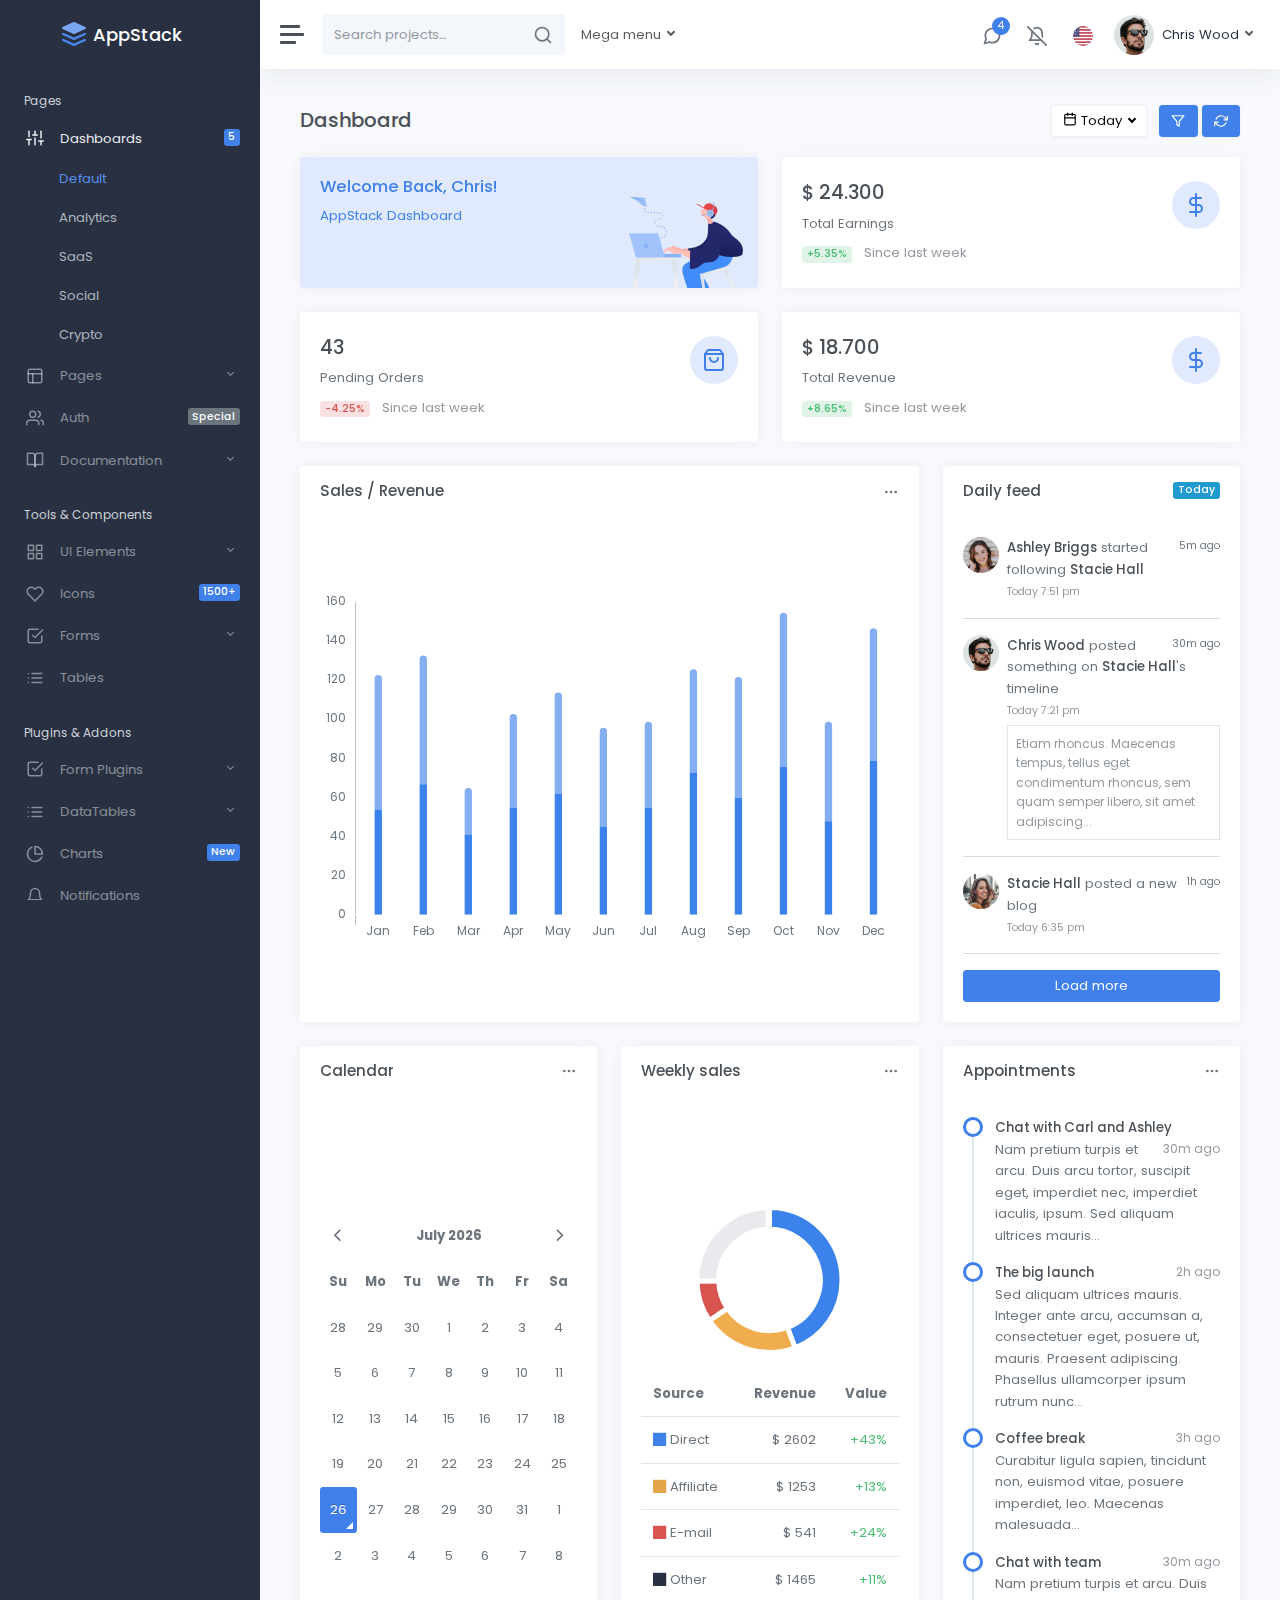
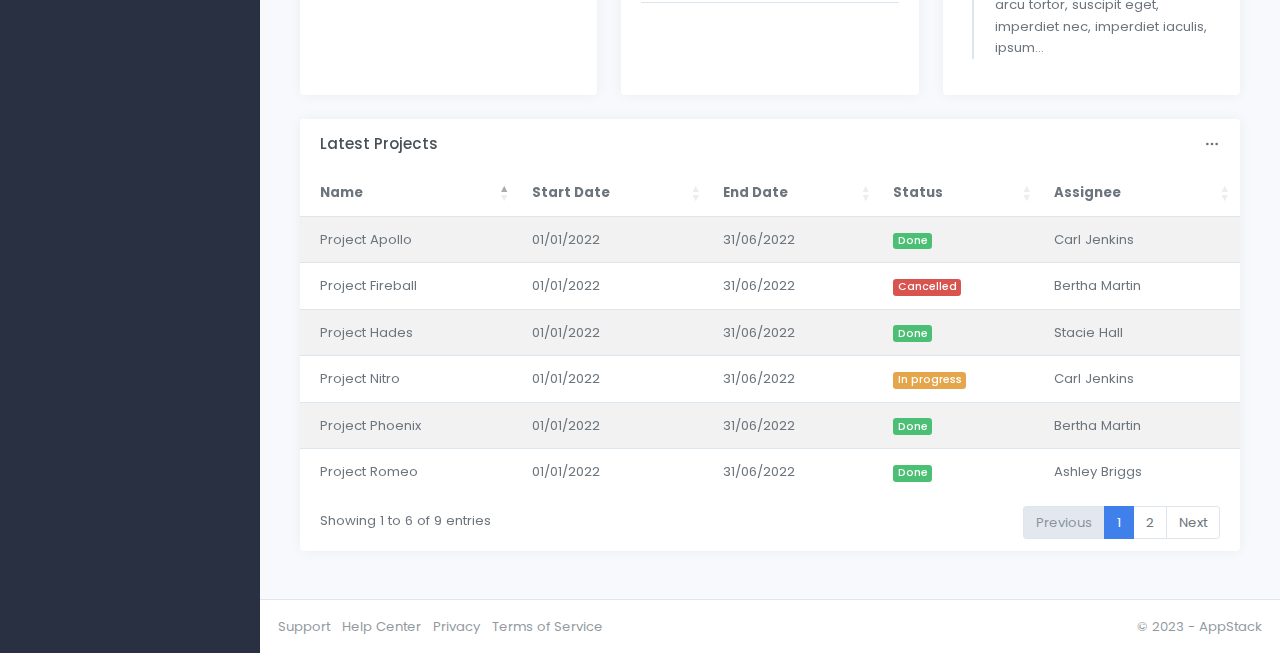
<file: apps/layouts/index.html>
<!DOCTYPE html>
<html lang="en">
  <!-- Mirrored from appstack.bootlab.io/dashboard-default by HTTrack Website Copier/3.x [XR&CO'2014], Thu, 21 Dec 2023 06:45:27 GMT -->
  <!-- Added by HTTrack --><meta
    http-equiv="content-type"
    content="text/html;charset=UTF-8"
  /><!-- /Added by HTTrack -->
  <head>
    <meta charset="utf-8" />
    <meta http-equiv="X-UA-Compatible" content="IE=edge" />
    <meta
      name="viewport"
      content="width=device-width, initial-scale=1, shrink-to-fit=no"
    />
    <meta
      name="description"
      content="Responsive Bootstrap 5 Admin &amp; Dashboard Template"
    />
    <meta name="author" content="Bootlab" />

    <title>Basketball Management System</title>

    <link rel="canonical" href="dashboard-default-2.html" />
    <link rel="shortcut icon" href="../../assets/img/favicon.ico" />

    <link rel="preconnect" href="https://fonts.googleapis.com/" />
    <link rel="preconnect" href="https://fonts.gstatic.com/" crossorigin />
    <link
      href="https://fonts.googleapis.com/css2?family=Poppins:wght@300;400;500&amp;display=swap"
      rel="stylesheet"
    />

    <!-- Choose your prefered color scheme -->
    <!-- <link href="css/light.css" rel="stylesheet"> -->
    <!-- <link href="css/dark.css" rel="stylesheet"> -->

    <!-- BEGIN SETTINGS -->
    <!-- Remove this after purchasing -->
    <link
      class="js-stylesheet"
      href="../../assets/css/light.css"
      rel="stylesheet"
    />
    <!-- <script src="js/settings.js"></script> -->
    <!-- END SETTINGS -->
    <script
      async
      src="https://www.googletagmanager.com/gtag/js?id=G-Q3ZYEKLQ68"
    ></script>
    <script>
      window.dataLayer = window.dataLayer || [];
      function gtag() {
        dataLayer.push(arguments);
      }
      gtag("js", new Date());

      gtag("config", "G-Q3ZYEKLQ68");
    </script>
  </head>
  <!--
  HOW TO USE: 
  data-theme: default (default), dark, light
  data-layout: fluid (default), boxed
  data-sidebar-position: left (default), right
  data-sidebar-behavior: sticky (default), fixed, compact
-->

  <body
    data-theme="default"
    data-layout="fluid"
    data-sidebar-position="left"
    data-sidebar-behavior="sticky"
  >
    <div class="wrapper">
      <nav id="sidebar" class="sidebar">
        <div class="sidebar-content js-simplebar">
          <a class="sidebar-brand" href="index.html">
            <svg
              version="1.1"
              xmlns="http://www.w3.org/2000/svg"
              xmlns:xlink="http://www.w3.org/1999/xlink"
              x="0px"
              y="0px"
              width="20px"
              height="20px"
              viewBox="0 0 20 20"
              enable-background="new 0 0 20 20"
              xml:space="preserve"
            >
              <path
                d="M19.4,4.1l-9-4C10.1,0,9.9,0,9.6,0.1l-9,4C0.2,4.2,0,4.6,0,5s0.2,0.8,0.6,0.9l9,4C9.7,10,9.9,10,10,10s0.3,0,0.4-0.1l9-4
              C19.8,5.8,20,5.4,20,5S19.8,4.2,19.4,4.1z"
              />
              <path
                d="M10,15c-0.1,0-0.3,0-0.4-0.1l-9-4c-0.5-0.2-0.7-0.8-0.5-1.3c0.2-0.5,0.8-0.7,1.3-0.5l8.6,3.8l8.6-3.8c0.5-0.2,1.1,0,1.3,0.5
              c0.2,0.5,0,1.1-0.5,1.3l-9,4C10.3,15,10.1,15,10,15z"
              />
              <path
                d="M10,20c-0.1,0-0.3,0-0.4-0.1l-9-4c-0.5-0.2-0.7-0.8-0.5-1.3c0.2-0.5,0.8-0.7,1.3-0.5l8.6,3.8l8.6-3.8c0.5-0.2,1.1,0,1.3,0.5
              c0.2,0.5,0,1.1-0.5,1.3l-9,4C10.3,20,10.1,20,10,20z"
              />
            </svg>

            <span class="align-middle me-3">AppStack</span>
          </a>

          <ul class="sidebar-nav">
            <li class="sidebar-header">Pages</li>
            <li class="sidebar-item active">
              <a
                data-bs-target="#dashboards"
                data-bs-toggle="collapse"
                class="sidebar-link"
              >
                <i class="align-middle" data-feather="sliders"></i>
                <span class="align-middle">Dashboards</span>
                <span class="badge badge-sidebar-primary">5</span>
              </a>
              <ul
                id="dashboards"
                class="sidebar-dropdown list-unstyled collapse show"
                data-bs-parent="#sidebar"
              >
                <li class="sidebar-item active">
                  <a class="sidebar-link" href="dashboard-default.html"
                    >Default</a
                  >
                </li>
                <li class="sidebar-item">
                  <a class="sidebar-link" href="dashboard-analytics.html"
                    >Analytics</a
                  >
                </li>
                <li class="sidebar-item">
                  <a class="sidebar-link" href="dashboard-saas.html">SaaS</a>
                </li>
                <li class="sidebar-item">
                  <a class="sidebar-link" href="dashboard-social.html"
                    >Social</a
                  >
                </li>
                <li class="sidebar-item">
                  <a class="sidebar-link" href="dashboard-crypto.html"
                    >Crypto</a
                  >
                </li>
              </ul>
            </li>
            <li class="sidebar-item">
              <a
                data-bs-target="#pages"
                data-bs-toggle="collapse"
                class="sidebar-link collapsed"
              >
                <i class="align-middle" data-feather="layout"></i>
                <span class="align-middle">Pages</span>
              </a>
              <ul
                id="pages"
                class="sidebar-dropdown list-unstyled collapse"
                data-bs-parent="#sidebar"
              >
                <li class="sidebar-item">
                  <a class="sidebar-link" href="pages-profile.html">Profile</a>
                </li>
                <li class="sidebar-item">
                  <a class="sidebar-link" href="pages-settings.html"
                    >Settings</a
                  >
                </li>
                <li class="sidebar-item">
                  <a class="sidebar-link" href="pages-clients.html">Clients</a>
                </li>
                <li class="sidebar-item">
                  <a
                    data-bs-target="#projects"
                    data-bs-toggle="collapse"
                    class="sidebar-link collapsed"
                  >
                    Projects
                  </a>
                  <ul
                    id="projects"
                    class="sidebar-dropdown list-unstyled collapse"
                  >
                    <li class="sidebar-item">
                      <a class="sidebar-link" href="pages-projects-list.html"
                        >List</a
                      >
                    </li>
                    <li class="sidebar-item">
                      <a class="sidebar-link" href="pages-projects-detail.html"
                        >Detail
                        <span class="badge badge-sidebar-primary">New</span></a
                      >
                    </li>
                  </ul>
                </li>
                <li class="sidebar-item">
                  <a class="sidebar-link" href="pages-invoice.html">Invoice</a>
                </li>
                <li class="sidebar-item">
                  <a class="sidebar-link" href="pages-pricing.html">Pricing</a>
                </li>
                <li class="sidebar-item">
                  <a class="sidebar-link" href="pages-tasks.html">Tasks</a>
                </li>
                <li class="sidebar-item">
                  <a class="sidebar-link" href="pages-chat.html"
                    >Chat
                    <span class="badge badge-sidebar-primary">New</span></a
                  >
                </li>
                <li class="sidebar-item">
                  <a class="sidebar-link" href="pages-blank.html">Blank Page</a>
                </li>
              </ul>
            </li>
            <li class="sidebar-item">
              <a
                data-bs-target="#auth"
                data-bs-toggle="collapse"
                class="sidebar-link collapsed"
              >
                <i class="align-middle" data-feather="users"></i>
                <span class="align-middle">Auth</span>
                <span class="badge badge-sidebar-secondary">Special</span>
              </a>
              <ul
                id="auth"
                class="sidebar-dropdown list-unstyled collapse"
                data-bs-parent="#sidebar"
              >
                <li class="sidebar-item">
                  <a class="sidebar-link" href="pages-sign-in.html">Sign In</a>
                </li>
                <li class="sidebar-item">
                  <a class="sidebar-link" href="pages-sign-up.html">Sign Up</a>
                </li>
                <li class="sidebar-item">
                  <a class="sidebar-link" href="pages-reset-password.html"
                    >Reset Password</a
                  >
                </li>
                <li class="sidebar-item">
                  <a class="sidebar-link" href="pages-404.html">404 Page</a>
                </li>
                <li class="sidebar-item">
                  <a class="sidebar-link" href="pages-500.html">500 Page</a>
                </li>
              </ul>
            </li>
            <li class="sidebar-item">
              <a
                data-bs-target="#documentation"
                data-bs-toggle="collapse"
                class="sidebar-link collapsed"
              >
                <i class="align-middle" data-feather="book-open"></i>
                <span class="align-middle">Documentation</span>
              </a>
              <ul
                id="documentation"
                class="sidebar-dropdown list-unstyled collapse"
                data-bs-parent="#sidebar"
              >
                <li class="sidebar-item">
                  <a class="sidebar-link" href="docs-introduction.html"
                    >Introduction</a
                  >
                </li>
                <li class="sidebar-item">
                  <a class="sidebar-link" href="docs-installation.html"
                    >Getting Started</a
                  >
                </li>
                <li class="sidebar-item">
                  <a class="sidebar-link" href="docs-customization.html"
                    >Customization</a
                  >
                </li>
                <li class="sidebar-item">
                  <a class="sidebar-link" href="docs-plugins.html">Plugins</a>
                </li>
                <li class="sidebar-item">
                  <a class="sidebar-link" href="docs-changelog.html"
                    >Changelog</a
                  >
                </li>
              </ul>
            </li>

            <li class="sidebar-header">Tools & Components</li>
            <li class="sidebar-item">
              <a
                data-bs-target="#ui"
                data-bs-toggle="collapse"
                class="sidebar-link collapsed"
              >
                <i class="align-middle" data-feather="grid"></i>
                <span class="align-middle">UI Elements</span>
              </a>
              <ul
                id="ui"
                class="sidebar-dropdown list-unstyled collapse"
                data-bs-parent="#sidebar"
              >
                <li class="sidebar-item">
                  <a class="sidebar-link" href="ui-alerts.html">Alerts</a>
                </li>
                <li class="sidebar-item">
                  <a class="sidebar-link" href="ui-buttons.html">Buttons</a>
                </li>
                <li class="sidebar-item">
                  <a class="sidebar-link" href="ui-cards.html">Cards</a>
                </li>
                <li class="sidebar-item">
                  <a class="sidebar-link" href="ui-carousel.html">Carousel</a>
                </li>
                <li class="sidebar-item">
                  <a class="sidebar-link" href="ui-embed-video.html"
                    >Embed Video</a
                  >
                </li>
                <li class="sidebar-item">
                  <a class="sidebar-link" href="ui-general.html"
                    >General
                    <span class="badge badge-sidebar-primary">10+</span></a
                  >
                </li>
                <li class="sidebar-item">
                  <a class="sidebar-link" href="ui-grid.html">Grid</a>
                </li>
                <li class="sidebar-item">
                  <a class="sidebar-link" href="ui-modals.html">Modals</a>
                </li>
                <li class="sidebar-item">
                  <a class="sidebar-link" href="ui-offcanvas.html">Offcanvas</a>
                </li>
                <li class="sidebar-item">
                  <a class="sidebar-link" href="ui-placeholders.html"
                    >Placeholders</a
                  >
                </li>
                <li class="sidebar-item">
                  <a class="sidebar-link" href="ui-tabs.html">Tabs</a>
                </li>
                <li class="sidebar-item">
                  <a class="sidebar-link" href="ui-typography.html"
                    >Typography</a
                  >
                </li>
              </ul>
            </li>
            <li class="sidebar-item">
              <a
                data-bs-target="#icons"
                data-bs-toggle="collapse"
                class="sidebar-link collapsed"
              >
                <i class="align-middle" data-feather="heart"></i>
                <span class="align-middle">Icons</span>
                <span class="badge badge-sidebar-primary">1500+</span>
              </a>
              <ul
                id="icons"
                class="sidebar-dropdown list-unstyled collapse"
                data-bs-parent="#sidebar"
              >
                <li class="sidebar-item">
                  <a class="sidebar-link" href="icons-feather.html">Feather</a>
                </li>
                <li class="sidebar-item">
                  <a class="sidebar-link" href="icons-font-awesome.html"
                    >Font Awesome</a
                  >
                </li>
              </ul>
            </li>
            <li class="sidebar-item">
              <a
                data-bs-target="#forms"
                data-bs-toggle="collapse"
                class="sidebar-link collapsed"
              >
                <i class="align-middle" data-feather="check-square"></i>
                <span class="align-middle">Forms</span>
              </a>
              <ul
                id="forms"
                class="sidebar-dropdown list-unstyled collapse"
                data-bs-parent="#sidebar"
              >
                <li class="sidebar-item">
                  <a class="sidebar-link" href="forms-layouts.html">Layouts</a>
                </li>
                <li class="sidebar-item">
                  <a class="sidebar-link" href="forms-basic-inputs.html"
                    >Basic Inputs</a
                  >
                </li>
                <li class="sidebar-item">
                  <a class="sidebar-link" href="forms-input-groups.html"
                    >Input Groups</a
                  >
                </li>
                <li class="sidebar-item">
                  <a class="sidebar-link" href="forms-floating-labels.html"
                    >Floating Labels</a
                  >
                </li>
              </ul>
            </li>
            <li class="sidebar-item">
              <a class="sidebar-link" href="tables-bootstrap.html">
                <i class="align-middle" data-feather="list"></i>
                <span class="align-middle">Tables</span>
              </a>
            </li>

            <li class="sidebar-header">Plugins & Addons</li>
            <li class="sidebar-item">
              <a
                data-bs-target="#form-plugins"
                data-bs-toggle="collapse"
                class="sidebar-link collapsed"
              >
                <i class="align-middle" data-feather="check-square"></i>
                <span class="align-middle">Form Plugins</span>
              </a>
              <ul
                id="form-plugins"
                class="sidebar-dropdown list-unstyled collapse"
                data-bs-parent="#sidebar"
              >
                <li class="sidebar-item">
                  <a class="sidebar-link" href="forms-advanced-inputs.html"
                    >Advanced Inputs</a
                  >
                </li>
                <li class="sidebar-item">
                  <a class="sidebar-link" href="forms-editors.html">Editors</a>
                </li>
                <li class="sidebar-item">
                  <a class="sidebar-link" href="forms-validation.html"
                    >Validation</a
                  >
                </li>
                <li class="sidebar-item">
                  <a class="sidebar-link" href="forms-wizard.html">Wizard</a>
                </li>
              </ul>
            </li>
            <li class="sidebar-item">
              <a
                data-bs-target="#datatables"
                data-bs-toggle="collapse"
                class="sidebar-link collapsed"
              >
                <i class="align-middle" data-feather="list"></i>
                <span class="align-middle">DataTables</span>
              </a>
              <ul
                id="datatables"
                class="sidebar-dropdown list-unstyled collapse"
                data-bs-parent="#sidebar"
              >
                <li class="sidebar-item">
                  <a
                    class="sidebar-link"
                    href="tables-datatables-responsive.html"
                    >Responsive Table</a
                  >
                </li>
                <li class="sidebar-item">
                  <a class="sidebar-link" href="tables-datatables-buttons.html"
                    >Table with Buttons</a
                  >
                </li>
                <li class="sidebar-item">
                  <a
                    class="sidebar-link"
                    href="tables-datatables-column-search.html"
                    >Column Search</a
                  >
                </li>
                <li class="sidebar-item">
                  <a
                    class="sidebar-link"
                    href="tables-datatables-fixed-header.html"
                    >Fixed Header</a
                  >
                </li>
                <li class="sidebar-item">
                  <a class="sidebar-link" href="tables-datatables-multi.html"
                    >Multi Selection</a
                  >
                </li>
                <li class="sidebar-item">
                  <a class="sidebar-link" href="tables-datatables-ajax.html"
                    >Ajax Sourced Data</a
                  >
                </li>
              </ul>
            </li>

            <li class="sidebar-item">
              <a
                data-bs-target="#charts"
                data-bs-toggle="collapse"
                class="sidebar-link collapsed"
              >
                <i class="align-middle" data-feather="pie-chart"></i>
                <span class="align-middle">Charts</span>
                <span class="badge badge-sidebar-primary">New</span>
              </a>
              <ul
                id="charts"
                class="sidebar-dropdown list-unstyled collapse"
                data-bs-parent="#sidebar"
              >
                <li class="sidebar-item">
                  <a class="sidebar-link" href="charts-chartjs.html"
                    >Chart.js</a
                  >
                </li>
                <li class="sidebar-item">
                  <a class="sidebar-link" href="charts-apexcharts.html"
                    >ApexCharts
                    <span class="badge badge-sidebar-primary">New</span></a
                  >
                </li>
              </ul>
            </li>
            <li class="sidebar-item">
              <a class="sidebar-link" href="notifications.html">
                <i class="align-middle" data-feather="bell"></i>
                <span class="align-middle">Notifications</span>
              </a>
            </li>
            <li class="sidebar-item">
              <a
                data-bs-target="#maps"
                data-bs-toggle="collapse"
                class="sidebar-link collapsed"
              >
                <i class="align-middle" data-feather="map-pin"></i>
                <span class="align-middle">Maps</span>
              </a>
              <ul
                id="maps"
                class="sidebar-dropdown list-unstyled collapse"
                data-bs-parent="#sidebar"
              >
                <li class="sidebar-item">
                  <a class="sidebar-link" href="maps-google.html"
                    >Google Maps</a
                  >
                </li>
                <li class="sidebar-item">
                  <a class="sidebar-link" href="maps-vector.html"
                    >Vector Maps</a
                  >
                </li>
              </ul>
            </li>
            <li class="sidebar-item">
              <a class="sidebar-link" href="calendar.html">
                <i class="align-middle" data-feather="calendar"></i>
                <span class="align-middle">Calendar</span>
              </a>
            </li>
            <li class="sidebar-item">
              <a
                data-bs-target="#multi"
                data-bs-toggle="collapse"
                class="sidebar-link collapsed"
              >
                <i class="align-middle" data-feather="share-2"></i>
                <span class="align-middle">Multi Level</span>
              </a>
              <ul
                id="multi"
                class="sidebar-dropdown list-unstyled collapse"
                data-bs-parent="#sidebar"
              >
                <li class="sidebar-item">
                  <a
                    data-bs-target="#multi-2"
                    data-bs-toggle="collapse"
                    class="sidebar-link collapsed"
                  >
                    Two Levels
                  </a>
                  <ul
                    id="multi-2"
                    class="sidebar-dropdown list-unstyled collapse"
                  >
                    <li class="sidebar-item">
                      <a class="sidebar-link" data-bs-target="#">Item 1</a>
                      <a class="sidebar-link" data-bs-target="#">Item 2</a>
                    </li>
                  </ul>
                </li>
                <li class="sidebar-item">
                  <a
                    data-bs-target="#multi-3"
                    data-bs-toggle="collapse"
                    class="sidebar-link collapsed"
                  >
                    Three Levels
                  </a>
                  <ul
                    id="multi-3"
                    class="sidebar-dropdown list-unstyled collapse"
                  >
                    <li class="sidebar-item">
                      <a
                        data-bs-target="#multi-3-1"
                        data-bs-toggle="collapse"
                        class="sidebar-link collapsed"
                      >
                        Item 1
                      </a>
                      <ul
                        id="multi-3-1"
                        class="sidebar-dropdown list-unstyled collapse"
                      >
                        <li class="sidebar-item">
                          <a class="sidebar-link" data-bs-target="#">Item 1</a>
                          <a class="sidebar-link" data-bs-target="#">Item 2</a>
                        </li>
                      </ul>
                    </li>
                    <li class="sidebar-item">
                      <a class="sidebar-link" data-bs-target="#">Item 2</a>
                    </li>
                  </ul>
                </li>
              </ul>
            </li>
          </ul>

          <div class="sidebar-cta">
            <div class="sidebar-cta-content">
              <strong class="d-inline-block mb-2">Monthly Sales Report</strong>
              <div class="mb-3 text-sm">
                Your monthly sales report is ready for download!
              </div>

              <div class="d-grid">
                <a
                  href="https://themes.getbootstrap.com/product/appstack-responsive-admin-template/"
                  class="btn btn-primary"
                  target="_blank"
                  >Download</a
                >
              </div>
            </div>
          </div>
        </div>
      </nav>
      <div class="main">
        <nav class="navbar navbar-expand navbar-light navbar-bg">
          <a class="sidebar-toggle">
            <i class="hamburger align-self-center"></i>
          </a>

          <form class="d-none d-sm-inline-block">
            <div class="input-group input-group-navbar">
              <input
                type="text"
                class="form-control"
                placeholder="Search projects…"
                aria-label="Search"
              />
              <button class="btn" type="button">
                <i class="align-middle" data-feather="search"></i>
              </button>
            </div>
          </form>

          <ul class="navbar-nav">
            <li class="nav-item px-2 dropdown">
              <a
                class="nav-link dropdown-toggle"
                href="#"
                id="servicesDropdown"
                role="button"
                data-bs-toggle="dropdown"
                aria-haspopup="true"
                aria-expanded="false"
              >
                Mega menu
              </a>
              <div
                class="dropdown-menu dropdown-menu-start dropdown-mega"
                aria-labelledby="servicesDropdown"
              >
                <div class="d-md-flex align-items-start justify-content-start">
                  <div class="dropdown-mega-list">
                    <div class="dropdown-header">UI Elements</div>
                    <a class="dropdown-item" href="#">Alerts</a>
                    <a class="dropdown-item" href="#">Buttons</a>
                    <a class="dropdown-item" href="#">Cards</a>
                    <a class="dropdown-item" href="#">Carousel</a>
                    <a class="dropdown-item" href="#">General</a>
                    <a class="dropdown-item" href="#">Grid</a>
                    <a class="dropdown-item" href="#">Modals</a>
                    <a class="dropdown-item" href="#">Tabs</a>
                    <a class="dropdown-item" href="#">Typography</a>
                  </div>
                  <div class="dropdown-mega-list">
                    <div class="dropdown-header">Forms</div>
                    <a class="dropdown-item" href="#">Layouts</a>
                    <a class="dropdown-item" href="#">Basic Inputs</a>
                    <a class="dropdown-item" href="#">Input Groups</a>
                    <a class="dropdown-item" href="#">Advanced Inputs</a>
                    <a class="dropdown-item" href="#">Editors</a>
                    <a class="dropdown-item" href="#">Validation</a>
                    <a class="dropdown-item" href="#">Wizard</a>
                  </div>
                  <div class="dropdown-mega-list">
                    <div class="dropdown-header">Tables</div>
                    <a class="dropdown-item" href="#">Basic Tables</a>
                    <a class="dropdown-item" href="#">Responsive Table</a>
                    <a class="dropdown-item" href="#">Table with Buttons</a>
                    <a class="dropdown-item" href="#">Column Search</a>
                    <a class="dropdown-item" href="#">Muulti Selection</a>
                    <a class="dropdown-item" href="#">Ajax Sourced Data</a>
                  </div>
                </div>
              </div>
            </li>
          </ul>

          <div class="navbar-collapse collapse">
            <ul class="navbar-nav navbar-align">
              <li class="nav-item dropdown">
                <a
                  class="nav-icon dropdown-toggle"
                  href="#"
                  id="messagesDropdown"
                  data-bs-toggle="dropdown"
                >
                  <div class="position-relative">
                    <i class="align-middle" data-feather="message-circle"></i>
                    <span class="indicator">4</span>
                  </div>
                </a>
                <div
                  class="dropdown-menu dropdown-menu-lg dropdown-menu-end py-0"
                  aria-labelledby="messagesDropdown"
                >
                  <div class="dropdown-menu-header">
                    <div class="position-relative">4 New Messages</div>
                  </div>
                  <div class="list-group">
                    <a href="#" class="list-group-item">
                      <div class="row g-0 align-items-center">
                        <div class="col-2">
                          <img
                            src="../../assets/img/avatars/avatar-5.jpg"
                            class="avatar img-fluid rounded-circle"
                            alt="Ashley Briggs"
                          />
                        </div>
                        <div class="col-10 ps-2">
                          <div class="text-dark">Ashley Briggs</div>
                          <div class="text-muted small mt-1">
                            Nam pretium turpis et arcu. Duis arcu tortor.
                          </div>
                          <div class="text-muted small mt-1">15m ago</div>
                        </div>
                      </div>
                    </a>
                    <a href="#" class="list-group-item">
                      <div class="row g-0 align-items-center">
                        <div class="col-2">
                          <img
                            src="../../assets/img/avatars/avatar-2.jpg"
                            class="avatar img-fluid rounded-circle"
                            alt="Carl Jenkins"
                          />
                        </div>
                        <div class="col-10 ps-2">
                          <div class="text-dark">Carl Jenkins</div>
                          <div class="text-muted small mt-1">
                            Curabitur ligula sapien euismod vitae.
                          </div>
                          <div class="text-muted small mt-1">2h ago</div>
                        </div>
                      </div>
                    </a>
                    <a href="#" class="list-group-item">
                      <div class="row g-0 align-items-center">
                        <div class="col-2">
                          <img
                            src="../../assets/img/avatars/avatar-4.jpg"
                            class="avatar img-fluid rounded-circle"
                            alt="Stacie Hall"
                          />
                        </div>
                        <div class="col-10 ps-2">
                          <div class="text-dark">Stacie Hall</div>
                          <div class="text-muted small mt-1">
                            Pellentesque auctor neque nec urna.
                          </div>
                          <div class="text-muted small mt-1">4h ago</div>
                        </div>
                      </div>
                    </a>
                    <a href="#" class="list-group-item">
                      <div class="row g-0 align-items-center">
                        <div class="col-2">
                          <img
                            src="../../assets/img/avatars/avatar-3.jpg"
                            class="avatar img-fluid rounded-circle"
                            alt="Bertha Martin"
                          />
                        </div>
                        <div class="col-10 ps-2">
                          <div class="text-dark">Bertha Martin</div>
                          <div class="text-muted small mt-1">
                            Aenean tellus metus, bibendum sed, posuere ac,
                            mattis non.
                          </div>
                          <div class="text-muted small mt-1">5h ago</div>
                        </div>
                      </div>
                    </a>
                  </div>
                  <div class="dropdown-menu-footer">
                    <a href="#" class="text-muted">Show all messages</a>
                  </div>
                </div>
              </li>
              <li class="nav-item dropdown">
                <a
                  class="nav-icon dropdown-toggle"
                  href="#"
                  id="alertsDropdown"
                  data-bs-toggle="dropdown"
                >
                  <div class="position-relative">
                    <i class="align-middle" data-feather="bell-off"></i>
                  </div>
                </a>
                <div
                  class="dropdown-menu dropdown-menu-lg dropdown-menu-end py-0"
                  aria-labelledby="alertsDropdown"
                >
                  <div class="dropdown-menu-header">4 New Notifications</div>
                  <div class="list-group">
                    <a href="#" class="list-group-item">
                      <div class="row g-0 align-items-center">
                        <div class="col-2">
                          <i
                            class="text-danger"
                            data-feather="alert-circle"
                          ></i>
                        </div>
                        <div class="col-10">
                          <div class="text-dark">Update completed</div>
                          <div class="text-muted small mt-1">
                            Restart server 12 to complete the update.
                          </div>
                          <div class="text-muted small mt-1">2h ago</div>
                        </div>
                      </div>
                    </a>
                    <a href="#" class="list-group-item">
                      <div class="row g-0 align-items-center">
                        <div class="col-2">
                          <i class="text-warning" data-feather="bell"></i>
                        </div>
                        <div class="col-10">
                          <div class="text-dark">Lorem ipsum</div>
                          <div class="text-muted small mt-1">
                            Aliquam ex eros, imperdiet vulputate hendrerit et.
                          </div>
                          <div class="text-muted small mt-1">6h ago</div>
                        </div>
                      </div>
                    </a>
                    <a href="#" class="list-group-item">
                      <div class="row g-0 align-items-center">
                        <div class="col-2">
                          <i class="text-primary" data-feather="home"></i>
                        </div>
                        <div class="col-10">
                          <div class="text-dark">Login from 192.186.1.1</div>
                          <div class="text-muted small mt-1">8h ago</div>
                        </div>
                      </div>
                    </a>
                    <a href="#" class="list-group-item">
                      <div class="row g-0 align-items-center">
                        <div class="col-2">
                          <i class="text-success" data-feather="user-plus"></i>
                        </div>
                        <div class="col-10">
                          <div class="text-dark">New connection</div>
                          <div class="text-muted small mt-1">
                            Anna accepted your request.
                          </div>
                          <div class="text-muted small mt-1">12h ago</div>
                        </div>
                      </div>
                    </a>
                  </div>
                  <div class="dropdown-menu-footer">
                    <a href="#" class="text-muted">Show all notifications</a>
                  </div>
                </div>
              </li>
              <li class="nav-item dropdown">
                <a
                  class="nav-flag dropdown-toggle"
                  href="#"
                  id="languageDropdown"
                  data-bs-toggle="dropdown"
                >
                  <img src="../../assets/img/flags/us.png" alt="English" />
                </a>
                <div
                  class="dropdown-menu dropdown-menu-end"
                  aria-labelledby="languageDropdown"
                >
                  <a class="dropdown-item" href="#">
                    <img
                      src="../../assets/img/flags/us.png"
                      alt="English"
                      width="20"
                      class="align-middle me-1"
                    />
                    <span class="align-middle">English</span>
                  </a>
                  <a class="dropdown-item" href="#">
                    <img
                      src="../../assets/img/flags/es.png"
                      alt="Spanish"
                      width="20"
                      class="align-middle me-1"
                    />
                    <span class="align-middle">Spanish</span>
                  </a>
                  <a class="dropdown-item" href="#">
                    <img
                      src="../../assets/img/flags/de.png"
                      alt="German"
                      width="20"
                      class="align-middle me-1"
                    />
                    <span class="align-middle">German</span>
                  </a>
                  <a class="dropdown-item" href="#">
                    <img
                      src="../../assets/img/flags/nl.png"
                      alt="Dutch"
                      width="20"
                      class="align-middle me-1"
                    />
                    <span class="align-middle">Dutch</span>
                  </a>
                </div>
              </li>
              <li class="nav-item dropdown">
                <a
                  class="nav-icon dropdown-toggle d-inline-block d-sm-none"
                  href="#"
                  data-bs-toggle="dropdown"
                >
                  <i class="align-middle" data-feather="settings"></i>
                </a>

                <a
                  class="nav-link dropdown-toggle d-none d-sm-inline-block"
                  href="#"
                  data-bs-toggle="dropdown"
                >
                  <img
                    src="../../assets/img/avatars/avatar.jpg"
                    class="avatar img-fluid rounded-circle me-1"
                    alt="Chris Wood"
                  />
                  <span class="text-dark">Chris Wood</span>
                </a>
                <div class="dropdown-menu dropdown-menu-end">
                  <a class="dropdown-item" href="pages-profile.html"
                    ><i class="align-middle me-1" data-feather="user"></i>
                    Profile</a
                  >
                  <a class="dropdown-item" href="#"
                    ><i class="align-middle me-1" data-feather="pie-chart"></i>
                    Analytics</a
                  >
                  <div class="dropdown-divider"></div>
                  <a class="dropdown-item" href="pages-settings.html"
                    >Settings & Privacy</a
                  >
                  <a class="dropdown-item" href="#">Help</a>
                  <a class="dropdown-item" href="#">Sign out</a>
                </div>
              </li>
            </ul>
          </div>
        </nav>

        <main class="content">
          <div class="container-fluid p-0">
            <div class="row mb-2 mb-xl-3">
              <div class="col-auto d-none d-sm-block">
                <h3>Dashboard</h3>
              </div>

              <div class="col-auto ms-auto text-end mt-n1">
                <div class="dropdown me-2 d-inline-block position-relative">
                  <a
                    class="btn btn-light bg-white shadow-sm dropdown-toggle"
                    href="#"
                    data-bs-toggle="dropdown"
                    data-bs-display="static"
                  >
                    <i class="align-middle mt-n1" data-feather="calendar"></i>
                    Today
                  </a>

                  <div class="dropdown-menu dropdown-menu-end">
                    <h6 class="dropdown-header">Settings</h6>
                    <a class="dropdown-item" href="#">Action</a>
                    <a class="dropdown-item" href="#">Another action</a>
                    <a class="dropdown-item" href="#">Something else here</a>
                    <div class="dropdown-divider"></div>
                    <a class="dropdown-item" href="#">Separated link</a>
                  </div>
                </div>

                <button class="btn btn-primary shadow-sm">
                  <i class="align-middle" data-feather="filter">&nbsp;</i>
                </button>
                <button class="btn btn-primary shadow-sm">
                  <i class="align-middle" data-feather="refresh-cw">&nbsp;</i>
                </button>
              </div>
            </div>
            <div class="row">
              <div class="col-12 col-sm-6 col-xxl-3 d-flex">
                <div class="card illustration flex-fill">
                  <div class="card-body p-0 d-flex flex-fill">
                    <div class="row g-0 w-100">
                      <div class="col-6">
                        <div class="illustration-text p-3 m-1">
                          <h4 class="illustration-text">
                            Welcome Back, Chris!
                          </h4>
                          <p class="mb-0">AppStack Dashboard</p>
                        </div>
                      </div>
                      <div class="col-6 align-self-end text-end">
                        <img
                          src="../../assets/img/illustrations/customer-support.png"
                          alt="Customer Support"
                          class="img-fluid illustration-img"
                        />
                      </div>
                    </div>
                  </div>
                </div>
              </div>
              <div class="col-12 col-sm-6 col-xxl-3 d-flex">
                <div class="card flex-fill">
                  <div class="card-body py-4">
                    <div class="d-flex align-items-start">
                      <div class="flex-grow-1">
                        <h3 class="mb-2">$ 24.300</h3>
                        <p class="mb-2">Total Earnings</p>
                        <div class="mb-0">
                          <span class="badge badge-soft-success me-2">
                            +5.35%
                          </span>
                          <span class="text-muted">Since last week</span>
                        </div>
                      </div>
                      <div class="d-inline-block ms-3">
                        <div class="stat">
                          <i
                            class="align-middle text-success"
                            data-feather="dollar-sign"
                          ></i>
                        </div>
                      </div>
                    </div>
                  </div>
                </div>
              </div>
              <div class="col-12 col-sm-6 col-xxl-3 d-flex">
                <div class="card flex-fill">
                  <div class="card-body py-4">
                    <div class="d-flex align-items-start">
                      <div class="flex-grow-1">
                        <h3 class="mb-2">43</h3>
                        <p class="mb-2">Pending Orders</p>
                        <div class="mb-0">
                          <span class="badge badge-soft-danger me-2">
                            -4.25%
                          </span>
                          <span class="text-muted">Since last week</span>
                        </div>
                      </div>
                      <div class="d-inline-block ms-3">
                        <div class="stat">
                          <i
                            class="align-middle text-danger"
                            data-feather="shopping-bag"
                          ></i>
                        </div>
                      </div>
                    </div>
                  </div>
                </div>
              </div>
              <div class="col-12 col-sm-6 col-xxl-3 d-flex">
                <div class="card flex-fill">
                  <div class="card-body py-4">
                    <div class="d-flex align-items-start">
                      <div class="flex-grow-1">
                        <h3 class="mb-2">$ 18.700</h3>
                        <p class="mb-2">Total Revenue</p>
                        <div class="mb-0">
                          <span class="badge badge-soft-success me-2">
                            +8.65%
                          </span>
                          <span class="text-muted">Since last week</span>
                        </div>
                      </div>
                      <div class="d-inline-block ms-3">
                        <div class="stat">
                          <i
                            class="align-middle text-info"
                            data-feather="dollar-sign"
                          ></i>
                        </div>
                      </div>
                    </div>
                  </div>
                </div>
              </div>
            </div>

            <div class="row">
              <div class="col-12 col-lg-8 d-flex">
                <div class="card flex-fill w-100">
                  <div class="card-header">
                    <div class="card-actions float-end">
                      <div class="dropdown position-relative">
                        <a
                          href="#"
                          data-bs-toggle="dropdown"
                          data-bs-display="static"
                        >
                          <i
                            class="align-middle"
                            data-feather="more-horizontal"
                          ></i>
                        </a>

                        <div class="dropdown-menu dropdown-menu-end">
                          <a class="dropdown-item" href="#">Action</a>
                          <a class="dropdown-item" href="#">Another action</a>
                          <a class="dropdown-item" href="#"
                            >Something else here</a
                          >
                        </div>
                      </div>
                    </div>
                    <h5 class="card-title mb-0">Sales / Revenue</h5>
                  </div>
                  <div class="card-body d-flex w-100">
                    <div class="align-self-center chart chart-lg">
                      <canvas id="chartjs-dashboard-bar"></canvas>
                    </div>
                  </div>
                </div>
              </div>
              <div class="col-12 col-lg-4 d-flex">
                <div class="card flex-fill w-100">
                  <div class="card-header">
                    <span class="badge bg-info float-end">Today</span>
                    <h5 class="card-title mb-0">Daily feed</h5>
                  </div>
                  <div class="card-body">
                    <div class="d-flex align-items-start">
                      <img
                        src="../../assets/img/avatars/avatar-5.jpg"
                        width="36"
                        height="36"
                        class="rounded-circle me-2"
                        alt="Ashley Briggs"
                      />
                      <div class="flex-grow-1">
                        <small class="float-end">5m ago</small>
                        <strong>Ashley Briggs</strong> started following
                        <strong>Stacie Hall</strong><br />
                        <small class="text-muted">Today 7:51 pm</small><br />
                      </div>
                    </div>

                    <hr />
                    <div class="d-flex align-items-start">
                      <img
                        src="../../assets/img/avatars/avatar.jpg"
                        width="36"
                        height="36"
                        class="rounded-circle me-2"
                        alt="Chris Wood"
                      />
                      <div class="flex-grow-1">
                        <small class="float-end">30m ago</small>
                        <strong>Chris Wood</strong> posted something on
                        <strong>Stacie Hall</strong>'s timeline<br />
                        <small class="text-muted">Today 7:21 pm</small>

                        <div class="border text-sm text-muted p-2 mt-1">
                          Etiam rhoncus. Maecenas tempus, tellus eget
                          condimentum rhoncus, sem quam semper libero, sit amet
                          adipiscing...
                        </div>
                      </div>
                    </div>

                    <hr />
                    <div class="d-flex align-items-start">
                      <img
                        src="../../assets/img/avatars/avatar-4.jpg"
                        width="36"
                        height="36"
                        class="rounded-circle me-2"
                        alt="Stacie Hall"
                      />
                      <div class="flex-grow-1">
                        <small class="float-end">1h ago</small>
                        <strong>Stacie Hall</strong> posted a new blog<br />

                        <small class="text-muted">Today 6:35 pm</small>
                      </div>
                    </div>

                    <hr />
                    <div class="d-grid">
                      <a href="#" class="btn btn-primary">Load more</a>
                    </div>
                  </div>
                </div>
              </div>
            </div>

            <div class="row">
              <div class="col-12 col-lg-6 col-xl-4 d-flex">
                <div class="card flex-fill">
                  <div class="card-header">
                    <div class="card-actions float-end">
                      <div class="dropdown position-relative">
                        <a
                          href="#"
                          data-bs-toggle="dropdown"
                          data-bs-display="static"
                        >
                          <i
                            class="align-middle"
                            data-feather="more-horizontal"
                          ></i>
                        </a>

                        <div class="dropdown-menu dropdown-menu-end">
                          <a class="dropdown-item" href="#">Action</a>
                          <a class="dropdown-item" href="#">Another action</a>
                          <a class="dropdown-item" href="#"
                            >Something else here</a
                          >
                        </div>
                      </div>
                    </div>
                    <h5 class="card-title mb-0">Calendar</h5>
                  </div>
                  <div class="card-body d-flex">
                    <div class="align-self-center w-100">
                      <div class="chart">
                        <div id="datetimepicker-dashboard"></div>
                      </div>
                    </div>
                  </div>
                </div>
              </div>
              <div class="col-12 col-xl-4 d-none d-xl-flex">
                <div class="card flex-fill w-100">
                  <div class="card-header">
                    <div class="card-actions float-end">
                      <div class="dropdown position-relative">
                        <a
                          href="#"
                          data-bs-toggle="dropdown"
                          data-bs-display="static"
                        >
                          <i
                            class="align-middle"
                            data-feather="more-horizontal"
                          ></i>
                        </a>

                        <div class="dropdown-menu dropdown-menu-end">
                          <a class="dropdown-item" href="#">Action</a>
                          <a class="dropdown-item" href="#">Another action</a>
                          <a class="dropdown-item" href="#"
                            >Something else here</a
                          >
                        </div>
                      </div>
                    </div>
                    <h5 class="card-title mb-0">Weekly sales</h5>
                  </div>
                  <div class="card-body d-flex">
                    <div class="align-self-center w-100">
                      <div class="py-3">
                        <div class="chart chart-xs">
                          <canvas id="chartjs-dashboard-pie"></canvas>
                        </div>
                      </div>

                      <table class="table mb-0">
                        <thead>
                          <tr>
                            <th>Source</th>
                            <th class="text-end">Revenue</th>
                            <th class="text-end">Value</th>
                          </tr>
                        </thead>
                        <tbody>
                          <tr>
                            <td>
                              <i class="fas fa-square-full text-primary"></i>
                              Direct
                            </td>
                            <td class="text-end">$ 2602</td>
                            <td class="text-end text-success">+43%</td>
                          </tr>
                          <tr>
                            <td>
                              <i class="fas fa-square-full text-warning"></i>
                              Affiliate
                            </td>
                            <td class="text-end">$ 1253</td>
                            <td class="text-end text-success">+13%</td>
                          </tr>
                          <tr>
                            <td>
                              <i class="fas fa-square-full text-danger"></i>
                              E-mail
                            </td>
                            <td class="text-end">$ 541</td>
                            <td class="text-end text-success">+24%</td>
                          </tr>
                          <tr>
                            <td>
                              <i class="fas fa-square-full text-dark"></i> Other
                            </td>
                            <td class="text-end">$ 1465</td>
                            <td class="text-end text-success">+11%</td>
                          </tr>
                        </tbody>
                      </table>
                    </div>
                  </div>
                </div>
              </div>
              <div class="col-12 col-lg-6 col-xl-4 d-flex">
                <div class="card flex-fill w-100">
                  <div class="card-header">
                    <div class="card-actions float-end">
                      <div class="dropdown position-relative">
                        <a
                          href="#"
                          data-bs-toggle="dropdown"
                          data-bs-display="static"
                        >
                          <i
                            class="align-middle"
                            data-feather="more-horizontal"
                          ></i>
                        </a>

                        <div class="dropdown-menu dropdown-menu-end">
                          <a class="dropdown-item" href="#">Action</a>
                          <a class="dropdown-item" href="#">Another action</a>
                          <a class="dropdown-item" href="#"
                            >Something else here</a
                          >
                        </div>
                      </div>
                    </div>
                    <h5 class="card-title mb-0">Appointments</h5>
                  </div>
                  <div class="card-body">
                    <ul class="timeline">
                      <li class="timeline-item">
                        <strong>Chat with Carl and Ashley</strong>
                        <span class="float-end text-muted text-sm"
                          >30m ago</span
                        >
                        <p>
                          Nam pretium turpis et arcu. Duis arcu tortor, suscipit
                          eget, imperdiet nec, imperdiet iaculis, ipsum. Sed
                          aliquam ultrices mauris...
                        </p>
                      </li>
                      <li class="timeline-item">
                        <strong>The big launch</strong>
                        <span class="float-end text-muted text-sm">2h ago</span>
                        <p>
                          Sed aliquam ultrices mauris. Integer ante arcu,
                          accumsan a, consectetuer eget, posuere ut, mauris.
                          Praesent adipiscing. Phasellus ullamcorper ipsum
                          rutrum nunc...
                        </p>
                      </li>
                      <li class="timeline-item">
                        <strong>Coffee break</strong>
                        <span class="float-end text-muted text-sm">3h ago</span>
                        <p>
                          Curabitur ligula sapien, tincidunt non, euismod vitae,
                          posuere imperdiet, leo. Maecenas malesuada...
                        </p>
                      </li>
                      <li class="timeline-item">
                        <strong>Chat with team</strong>
                        <span class="float-end text-muted text-sm"
                          >30m ago</span
                        >
                        <p>
                          Nam pretium turpis et arcu. Duis arcu tortor, suscipit
                          eget, imperdiet nec, imperdiet iaculis, ipsum...
                        </p>
                      </li>
                    </ul>
                  </div>
                </div>
              </div>
            </div>

            <div class="card flex-fill">
              <div class="card-header">
                <div class="card-actions float-end">
                  <div class="dropdown position-relative">
                    <a
                      href="#"
                      data-bs-toggle="dropdown"
                      data-bs-display="static"
                    >
                      <i
                        class="align-middle"
                        data-feather="more-horizontal"
                      ></i>
                    </a>

                    <div class="dropdown-menu dropdown-menu-end">
                      <a class="dropdown-item" href="#">Action</a>
                      <a class="dropdown-item" href="#">Another action</a>
                      <a class="dropdown-item" href="#">Something else here</a>
                    </div>
                  </div>
                </div>
                <h5 class="card-title mb-0">Latest Projects</h5>
              </div>
              <table
                id="datatables-dashboard-projects"
                class="table table-striped my-0"
              >
                <thead>
                  <tr>
                    <th>Name</th>
                    <th class="d-none d-xl-table-cell">Start Date</th>
                    <th class="d-none d-xl-table-cell">End Date</th>
                    <th>Status</th>
                    <th class="d-none d-md-table-cell">Assignee</th>
                  </tr>
                </thead>
                <tbody>
                  <tr>
                    <td>Project Apollo</td>
                    <td class="d-none d-xl-table-cell">01/01/2022</td>
                    <td class="d-none d-xl-table-cell">31/06/2022</td>
                    <td><span class="badge bg-success">Done</span></td>
                    <td class="d-none d-md-table-cell">Carl Jenkins</td>
                  </tr>
                  <tr>
                    <td>Project Fireball</td>
                    <td class="d-none d-xl-table-cell">01/01/2022</td>
                    <td class="d-none d-xl-table-cell">31/06/2022</td>
                    <td><span class="badge bg-danger">Cancelled</span></td>
                    <td class="d-none d-md-table-cell">Bertha Martin</td>
                  </tr>
                  <tr>
                    <td>Project Hades</td>
                    <td class="d-none d-xl-table-cell">01/01/2022</td>
                    <td class="d-none d-xl-table-cell">31/06/2022</td>
                    <td><span class="badge bg-success">Done</span></td>
                    <td class="d-none d-md-table-cell">Stacie Hall</td>
                  </tr>
                  <tr>
                    <td>Project Nitro</td>
                    <td class="d-none d-xl-table-cell">01/01/2022</td>
                    <td class="d-none d-xl-table-cell">31/06/2022</td>
                    <td><span class="badge bg-warning">In progress</span></td>
                    <td class="d-none d-md-table-cell">Carl Jenkins</td>
                  </tr>
                  <tr>
                    <td>Project Phoenix</td>
                    <td class="d-none d-xl-table-cell">01/01/2022</td>
                    <td class="d-none d-xl-table-cell">31/06/2022</td>
                    <td><span class="badge bg-success">Done</span></td>
                    <td class="d-none d-md-table-cell">Bertha Martin</td>
                  </tr>
                  <tr>
                    <td>Project X</td>
                    <td class="d-none d-xl-table-cell">01/01/2022</td>
                    <td class="d-none d-xl-table-cell">31/06/2022</td>
                    <td><span class="badge bg-success">Done</span></td>
                    <td class="d-none d-md-table-cell">Stacie Hall</td>
                  </tr>
                  <tr>
                    <td>Project Romeo</td>
                    <td class="d-none d-xl-table-cell">01/01/2022</td>
                    <td class="d-none d-xl-table-cell">31/06/2022</td>
                    <td><span class="badge bg-success">Done</span></td>
                    <td class="d-none d-md-table-cell">Ashley Briggs</td>
                  </tr>
                  <tr>
                    <td>Project Wombat</td>
                    <td class="d-none d-xl-table-cell">01/01/2022</td>
                    <td class="d-none d-xl-table-cell">31/06/2022</td>
                    <td><span class="badge bg-warning">In progress</span></td>
                    <td class="d-none d-md-table-cell">Bertha Martin</td>
                  </tr>
                  <tr>
                    <td>Project Zircon</td>
                    <td class="d-none d-xl-table-cell">01/01/2022</td>
                    <td class="d-none d-xl-table-cell">31/06/2022</td>
                    <td><span class="badge bg-danger">Cancelled</span></td>
                    <td class="d-none d-md-table-cell">Stacie Hall</td>
                  </tr>
                </tbody>
              </table>
            </div>
          </div>
        </main>

        <footer class="footer">
          <div class="container-fluid">
            <div class="row text-muted">
              <div class="col-6 text-start">
                <ul class="list-inline">
                  <li class="list-inline-item">
                    <a class="text-muted" href="#">Support</a>
                  </li>
                  <li class="list-inline-item">
                    <a class="text-muted" href="#">Help Center</a>
                  </li>
                  <li class="list-inline-item">
                    <a class="text-muted" href="#">Privacy</a>
                  </li>
                  <li class="list-inline-item">
                    <a class="text-muted" href="#">Terms of Service</a>
                  </li>
                </ul>
              </div>
              <div class="col-6 text-end">
                <p class="mb-0">
                  &copy; 2023 -
                  <a class="text-muted" href="index.html">AppStack</a>
                </p>
              </div>
            </div>
          </div>
        </footer>
      </div>
    </div>

    <script src="../../assets/js/app.js"></script>

    <script>
      document.addEventListener("DOMContentLoaded", function () {
        // Bar chart
        new Chart(document.getElementById("chartjs-dashboard-bar"), {
          type: "bar",
          data: {
            labels: [
              "Jan",
              "Feb",
              "Mar",
              "Apr",
              "May",
              "Jun",
              "Jul",
              "Aug",
              "Sep",
              "Oct",
              "Nov",
              "Dec",
            ],
            datasets: [
              {
                label: "Last year",
                backgroundColor: window.theme.primary,
                borderColor: window.theme.primary,
                hoverBackgroundColor: window.theme.primary,
                hoverBorderColor: window.theme.primary,
                data: [54, 67, 41, 55, 62, 45, 55, 73, 60, 76, 48, 79],
                barPercentage: 0.325,
                categoryPercentage: 0.5,
              },
              {
                label: "This year",
                backgroundColor: window.theme["primary-light"],
                borderColor: window.theme["primary-light"],
                hoverBackgroundColor: window.theme["primary-light"],
                hoverBorderColor: window.theme["primary-light"],
                data: [69, 66, 24, 48, 52, 51, 44, 53, 62, 79, 51, 68],
                barPercentage: 0.325,
                categoryPercentage: 0.5,
              },
            ],
          },
          options: {
            maintainAspectRatio: false,
            cornerRadius: 15,
            legend: {
              display: false,
            },
            scales: {
              yAxes: [
                {
                  gridLines: {
                    display: false,
                  },
                  ticks: {
                    stepSize: 20,
                  },
                  stacked: true,
                },
              ],
              xAxes: [
                {
                  gridLines: {
                    color: "transparent",
                  },
                  stacked: true,
                },
              ],
            },
          },
        });
      });
    </script>
    <script>
      document.addEventListener("DOMContentLoaded", function () {
        $("#datetimepicker-dashboard").datetimepicker({
          inline: true,
          sideBySide: false,
          format: "L",
        });
      });
    </script>
    <script>
      document.addEventListener("DOMContentLoaded", function () {
        // Pie chart
        new Chart(document.getElementById("chartjs-dashboard-pie"), {
          type: "pie",
          data: {
            labels: ["Direct", "Affiliate", "E-mail", "Other"],
            datasets: [
              {
                data: [2602, 1253, 541, 1465],
                backgroundColor: [
                  window.theme.primary,
                  window.theme.warning,
                  window.theme.danger,
                  "#E8EAED",
                ],
                borderWidth: 5,
                borderColor: window.theme.white,
              },
            ],
          },
          options: {
            responsive: !window.MSInputMethodContext,
            maintainAspectRatio: false,
            cutoutPercentage: 70,
            legend: {
              display: false,
            },
          },
        });
      });
    </script>
    <script>
      document.addEventListener("DOMContentLoaded", function () {
        $("#datatables-dashboard-projects").DataTable({
          pageLength: 6,
          lengthChange: false,
          bFilter: false,
          autoWidth: false,
        });
      });
    </script>
  </body>

  <!-- Mirrored from appstack.bootlab.io/dashboard-default by HTTrack Website Copier/3.x [XR&CO'2014], Thu, 21 Dec 2023 06:46:50 GMT -->
</html>
</file>
